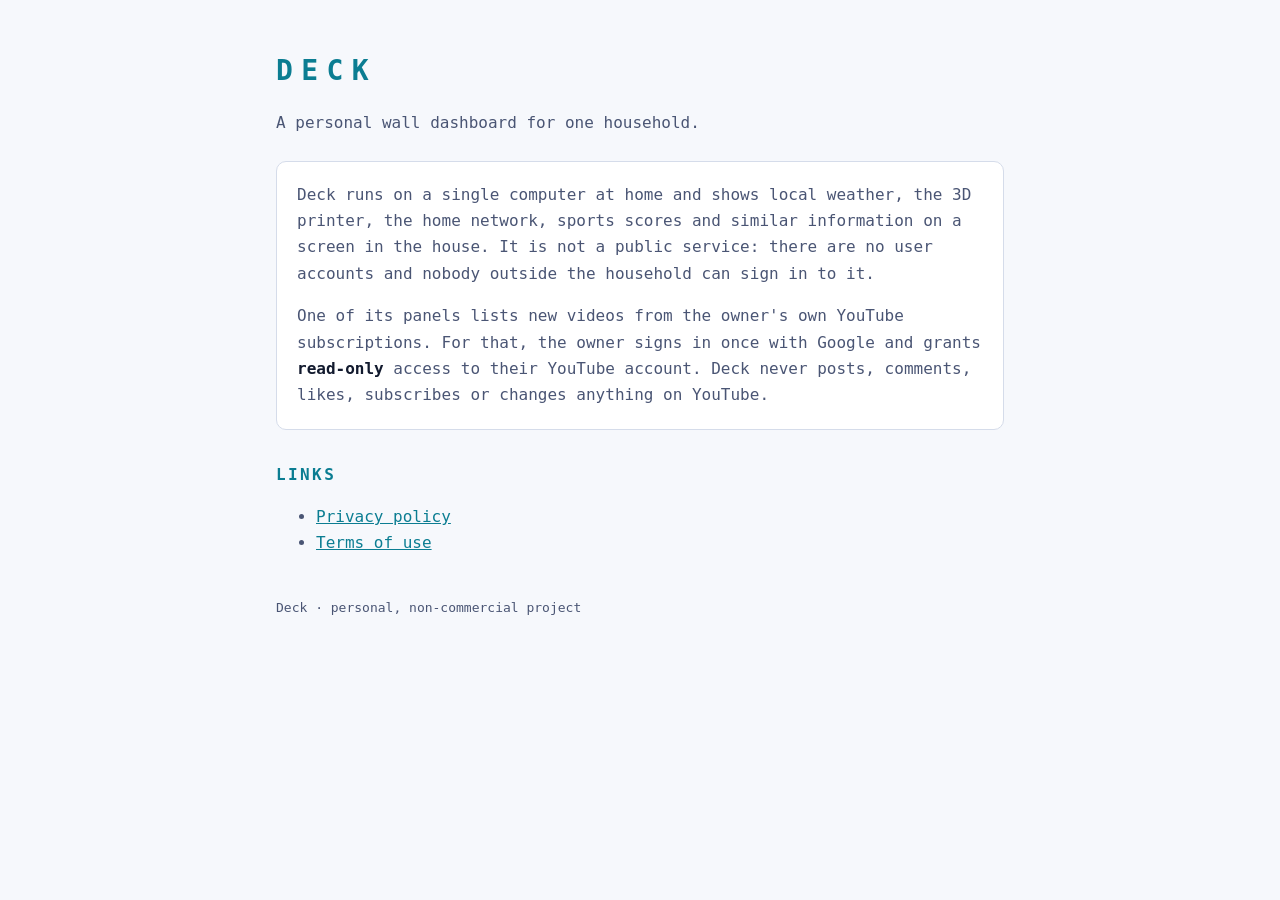
<file: index.html>
<!doctype html>
<html lang="en">
<head>
<meta charset="utf-8">
<meta name="viewport" content="width=device-width, initial-scale=1">
<title>Deck</title>
<link rel="stylesheet" href="style.css">
</head>
<body>
<main>
  <h1>DECK</h1>
  <p>A personal wall dashboard for one household.</p>
  <div class="card">
    <p>Deck runs on a single computer at home and shows local weather, the 3D printer, the home network, sports scores
    and similar information on a screen in the house. It is not a public service: there are no user accounts and
    nobody outside the household can sign in to it.</p>
    <p>One of its panels lists new videos from the owner's own YouTube subscriptions. For that, the owner signs in once
    with Google and grants <strong>read-only</strong> access to their YouTube account. Deck never posts, comments, likes,
    subscribes or changes anything on YouTube.</p>
  </div>
  <h2>Links</h2>
  <ul>
    <li><a href="privacy.html">Privacy policy</a></li>
    <li><a href="terms.html">Terms of use</a></li>
  </ul>
  <footer>Deck · personal, non-commercial project</footer>
</main>
</body>
</html>
</file>
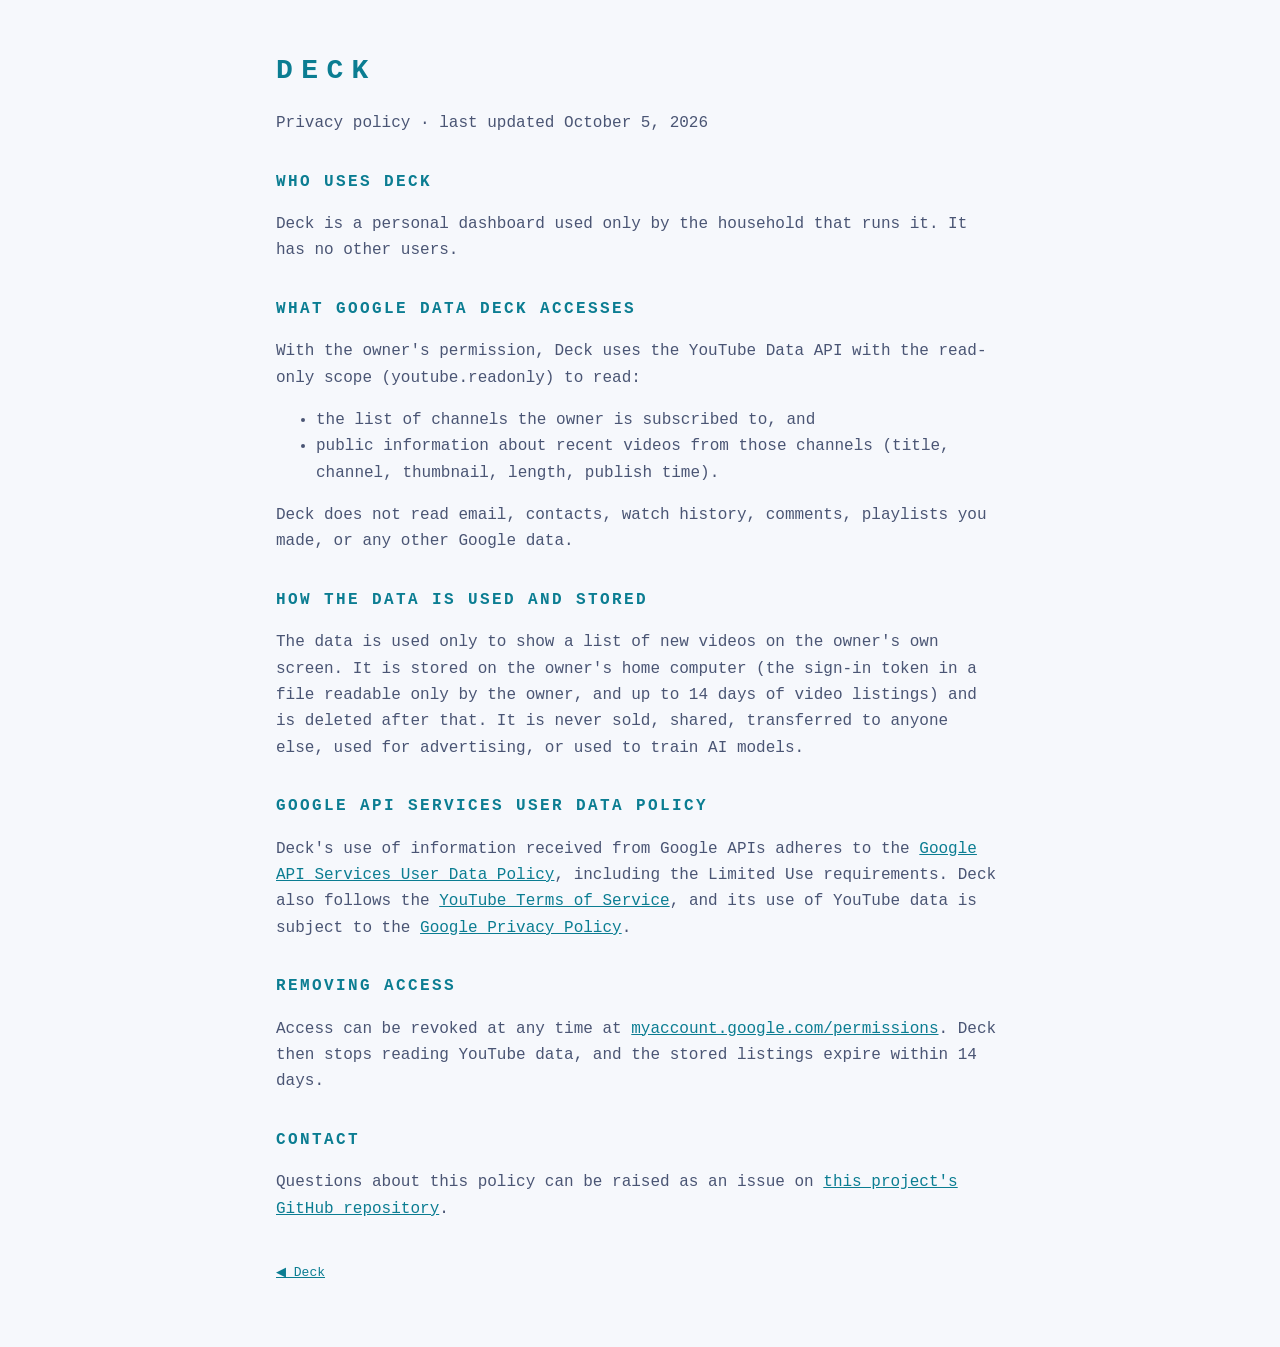
<file: privacy.html>
<!doctype html>
<html lang="en">
<head>
<meta charset="utf-8">
<meta name="viewport" content="width=device-width, initial-scale=1">
<title>Deck Privacy</title>
<link rel="stylesheet" href="style.css">
</head>
<body>
<main>
  <h1>DECK</h1>
  <p>Privacy policy · last updated October 5, 2026</p>

  <h2>Who uses Deck</h2>
  <p>Deck is a personal dashboard used only by the household that runs it. It has no other users.</p>

  <h2>What Google data Deck accesses</h2>
  <p>With the owner's permission, Deck uses the YouTube Data API with the read-only scope
  (<code>youtube.readonly</code>) to read:</p>
  <ul>
    <li>the list of channels the owner is subscribed to, and</li>
    <li>public information about recent videos from those channels (title, channel, thumbnail, length, publish time).</li>
  </ul>
  <p>Deck does not read email, contacts, watch history, comments, playlists you made, or any other Google data.</p>

  <h2>How the data is used and stored</h2>
  <p>The data is used only to show a list of new videos on the owner's own screen. It is stored on the owner's home
  computer (the sign-in token in a file readable only by the owner, and up to 14 days of video listings) and is
  deleted after that. It is never sold, shared, transferred to anyone else, used for advertising, or used to train
  AI models.</p>

  <h2>Google API Services User Data Policy</h2>
  <p>Deck's use of information received from Google APIs adheres to the
  <a href="https://developers.google.com/terms/api-services-user-data-policy">Google API Services User Data Policy</a>,
  including the Limited Use requirements. Deck also follows the
  <a href="https://www.youtube.com/t/terms">YouTube Terms of Service</a>, and its use of YouTube data is subject to the
  <a href="https://policies.google.com/privacy">Google Privacy Policy</a>.</p>

  <h2>Removing access</h2>
  <p>Access can be revoked at any time at
  <a href="https://myaccount.google.com/permissions">myaccount.google.com/permissions</a>. Deck then stops reading
  YouTube data, and the stored listings expire within 14 days.</p>

  <h2>Contact</h2>
  <p>Questions about this policy can be raised as an issue on <a href="https://github.com/Coiz94/deck-site/issues">this project's GitHub repository</a>.</p>

  <footer><a href="index.html">◀ Deck</a></footer>
</main>
</body>
</html>
</file>
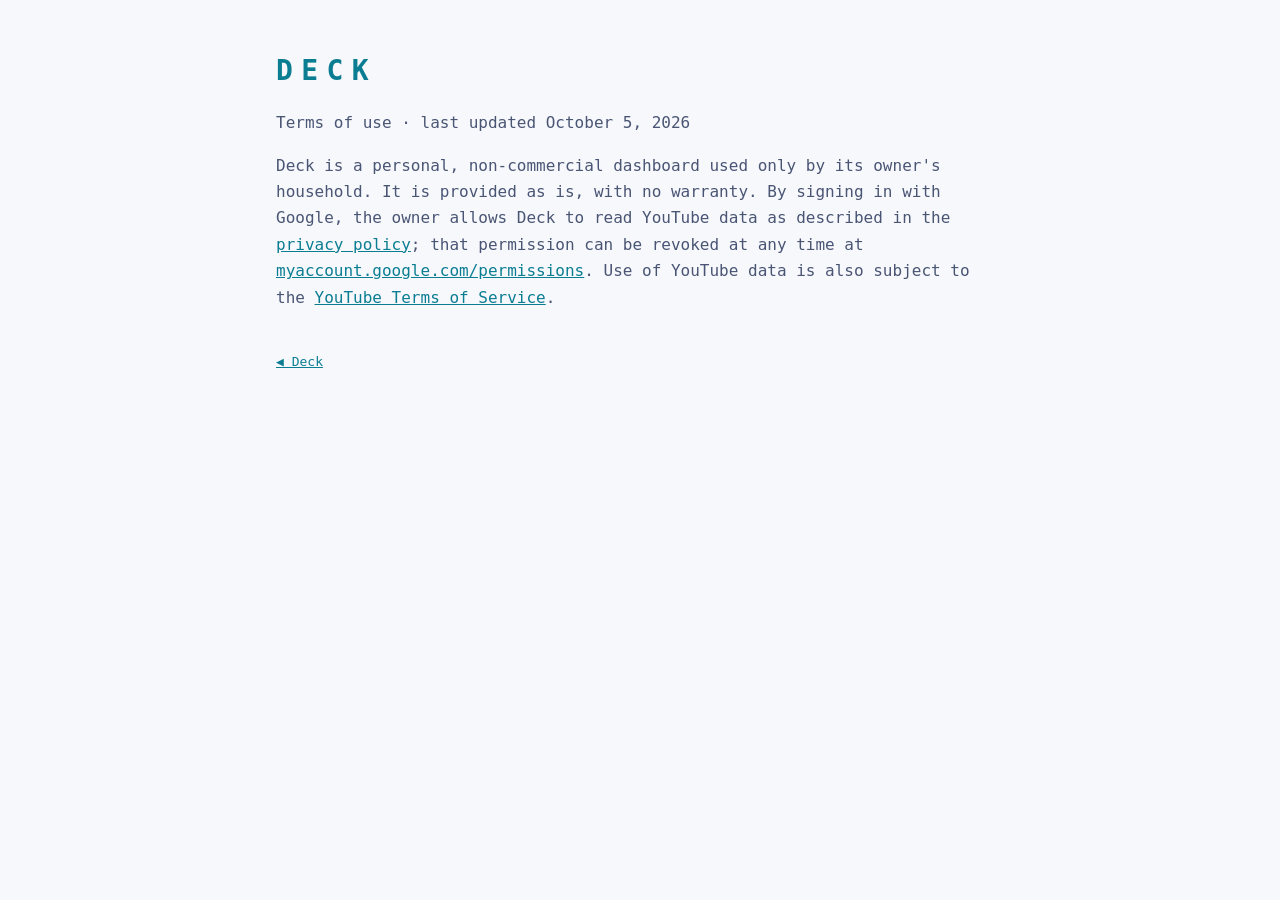
<file: terms.html>
<!doctype html>
<html lang="en">
<head>
<meta charset="utf-8">
<meta name="viewport" content="width=device-width, initial-scale=1">
<title>Deck Terms</title>
<link rel="stylesheet" href="style.css">
</head>
<body>
<main>
  <h1>DECK</h1>
  <p>Terms of use · last updated October 5, 2026</p>
  <p>Deck is a personal, non-commercial dashboard used only by its owner's household. It is provided as is, with no
  warranty. By signing in with Google, the owner allows Deck to read YouTube data as described in the
  <a href="privacy.html">privacy policy</a>; that permission can be revoked at any time at
  <a href="https://myaccount.google.com/permissions">myaccount.google.com/permissions</a>.
  Use of YouTube data is also subject to the <a href="https://www.youtube.com/t/terms">YouTube Terms of Service</a>.</p>
  <footer><a href="index.html">◀ Deck</a></footer>
</main>
</body>
</html>
</file>
<file: style.css>
:root { --bg: #070b18; --panel: #0d1428; --line: #2b3a63; --ink: #d9e1f7; --ink-2: #9aa6c6; --accent: #5ad1e6; }
@media (prefers-color-scheme: light) { :root { --bg: #f6f8fc; --panel: #fff; --line: #d5dcea; --ink: #121a2e; --ink-2: #4a5574; --accent: #0b7d92; } }
* { box-sizing: border-box; }
body { margin: 0; background: var(--bg); color: var(--ink); font: 16px/1.65 ui-monospace, "JetBrains Mono", Consolas, monospace; }
main { max-width: 760px; margin: 0 auto; padding: 48px 16px 64px; }
h1 { font-size: 28px; letter-spacing: .3em; color: var(--accent); margin: 0 0 4px; }
h2 { font-size: 16px; letter-spacing: .15em; color: var(--accent); margin: 32px 0 8px; text-transform: uppercase; }
p, li { color: var(--ink-2); } strong { color: var(--ink); }
a { color: var(--accent); }
.card { background: var(--panel); border: 1px solid var(--line); border-radius: 10px; padding: 4px 20px; margin-top: 24px; }
footer { margin-top: 40px; font-size: 13px; color: var(--ink-2); }
</file>
